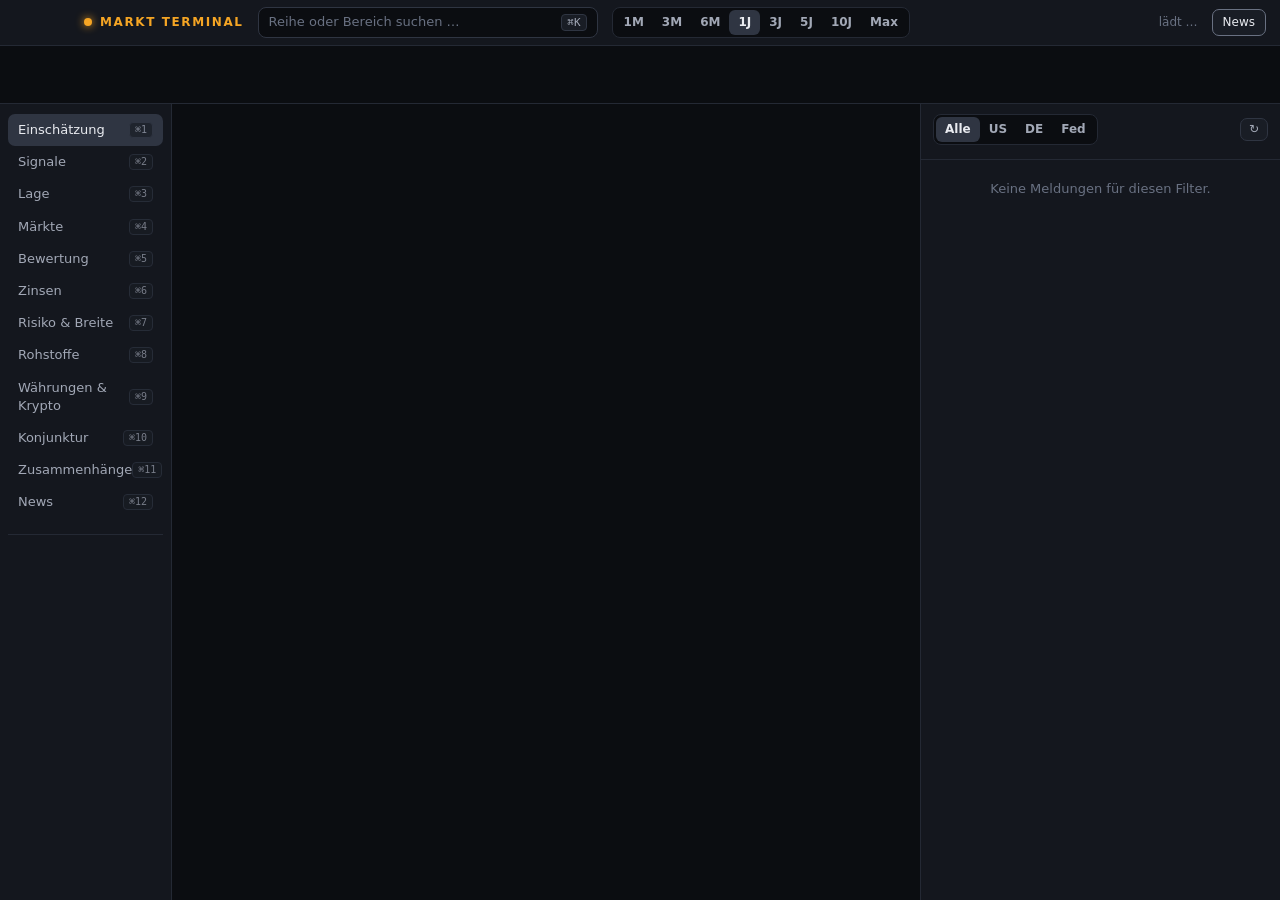
<file: mac/web/index.html>
<!doctype html>
<html lang="de">
<head>
<meta charset="utf-8">
<meta name="viewport" content="width=device-width, initial-scale=1">
<title>Markt Terminal</title>
<link rel="stylesheet" href="style.css">
</head>
<body>
<header id="top">
  <div class="brand"><span class="dot"></span>MARKT TERMINAL</div>
  <button id="cmdBtn" class="cmd" title="Suchen (⌘K)">
    <span>Reihe oder Bereich suchen …</span><kbd>⌘K</kbd>
  </button>
  <div class="ranges" id="ranges"></div>
  <div class="status" id="status">lädt …</div>
  <button class="iconbtn" id="newsToggle" title="Newsspalte ein/aus (⌘N)">News</button>
</header>

<div id="strip"></div>

<div id="body">
  <nav id="nav"></nav>
  <main id="main"></main>
  <aside id="news">
    <div class="newshead">
      <div class="seg" id="newsSeg"></div>
      <button class="iconbtn small" id="newsReload" title="Neu laden">↻</button>
    </div>
    <div class="tags" id="newsTags"></div>
    <div id="newsList"></div>
  </aside>
</div>

<div id="palette" hidden>
  <div class="pbox">
    <input id="pin" placeholder="z. B. Gold, 10J, Kupfer, Zusammenhänge …" autocomplete="off" spellcheck="false">
    <div id="plist"></div>
    <div class="phint">↑↓ wählen · ⏎ öffnen · Reihen öffnen sich im Vergleich · Esc schließen</div>
  </div>
</div>

<div id="tip" hidden></div>

<script src="lwc.js"></script>
<script src="app.js"></script>
</body>
</html>
</file>
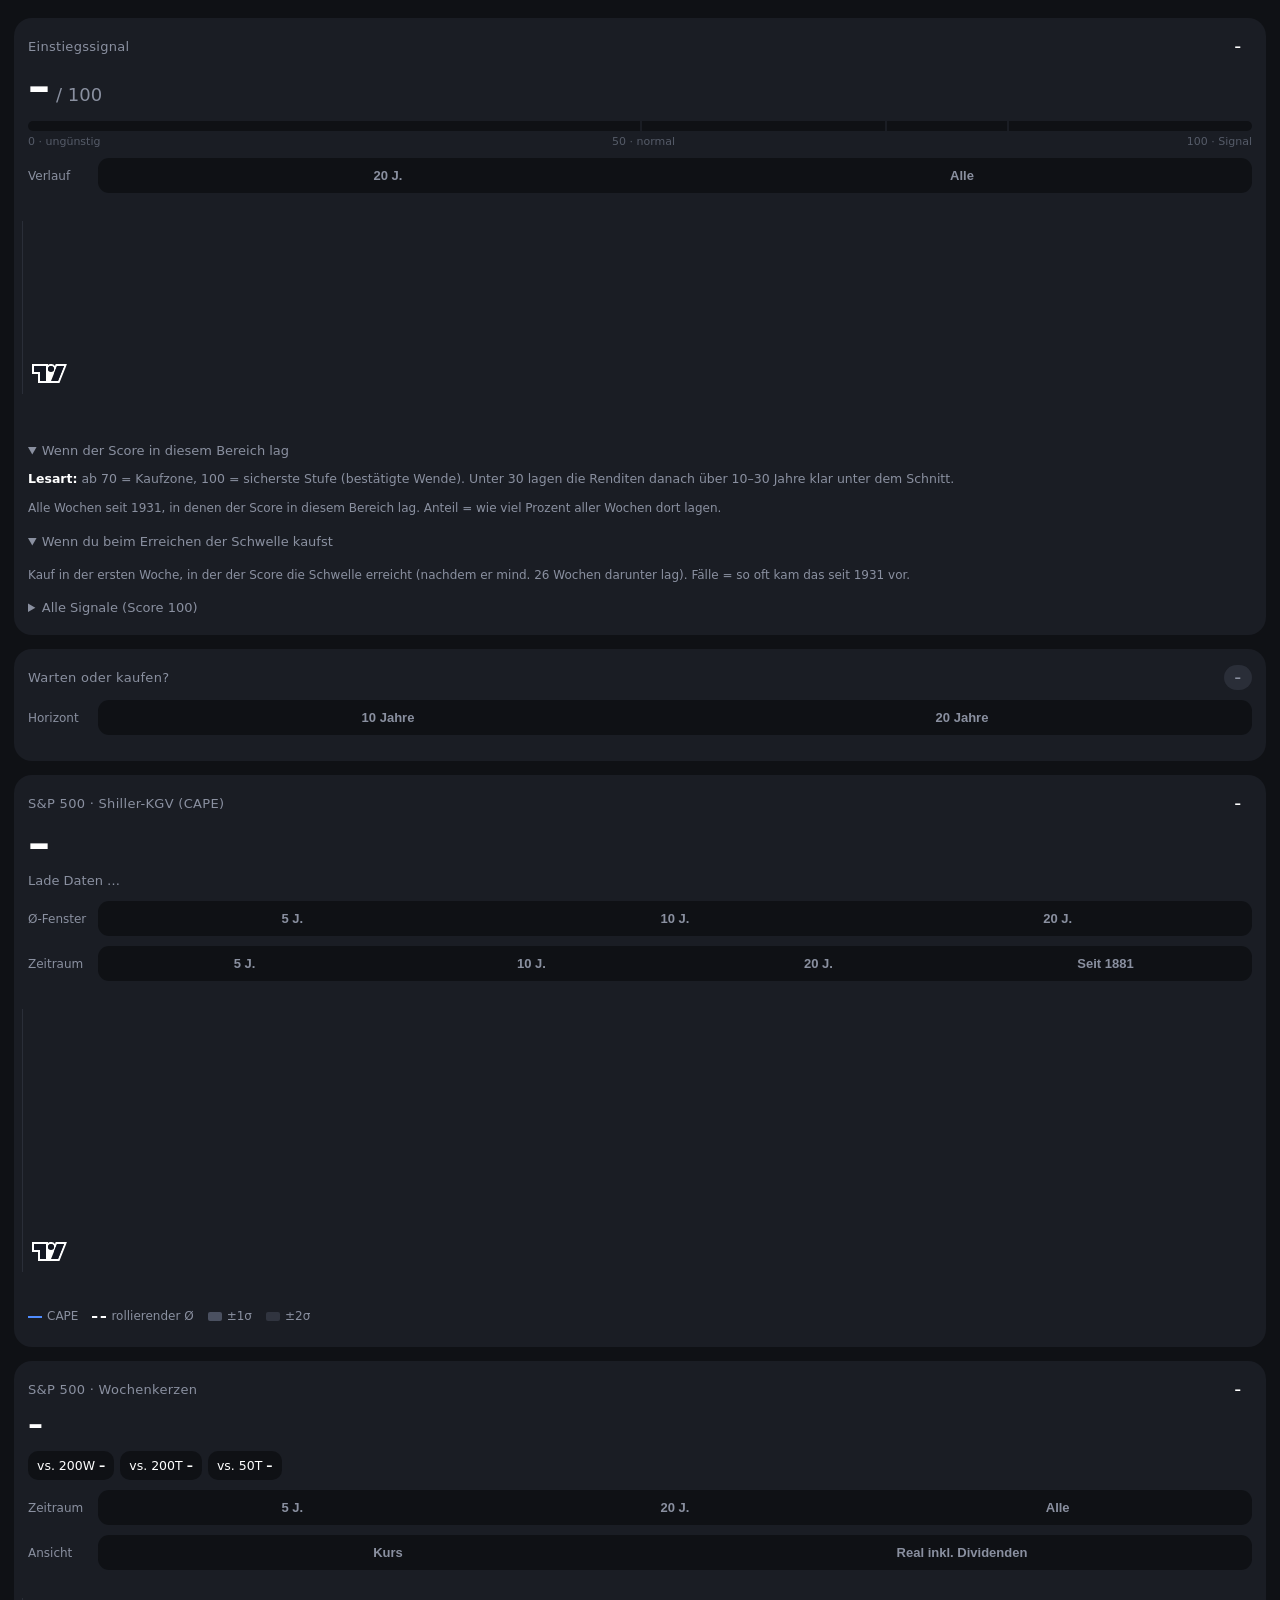
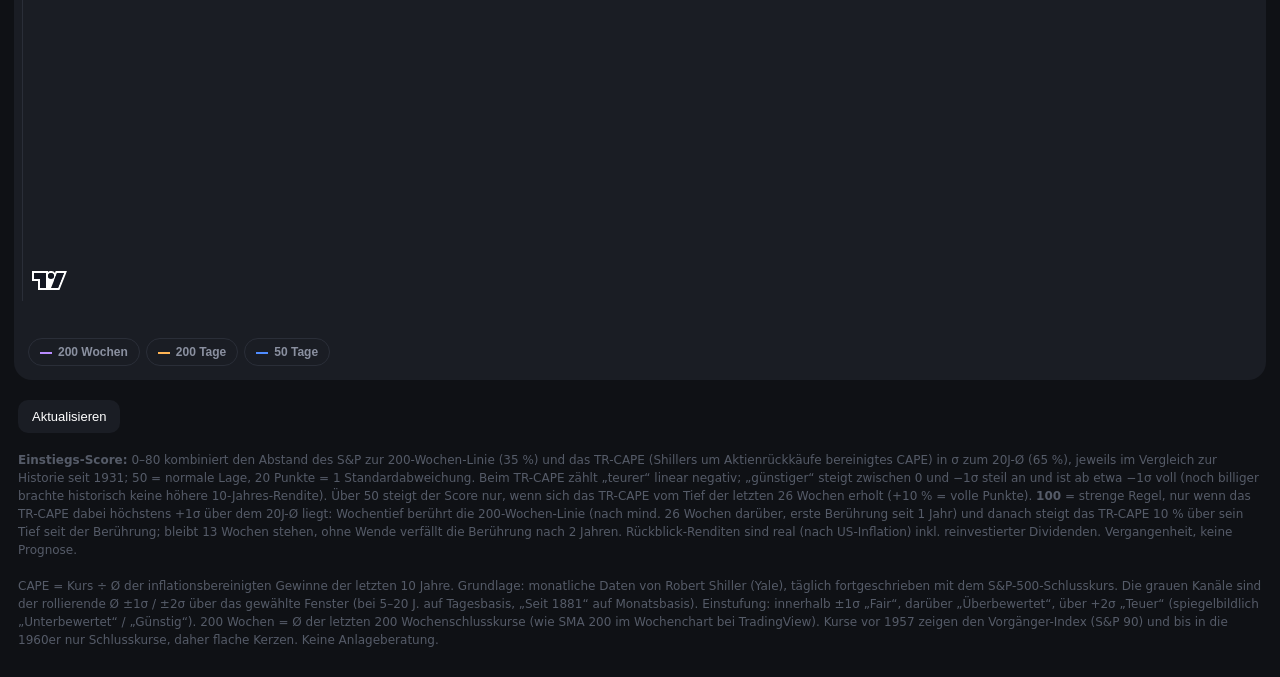
<file: app/src/main/assets/index.html>
<!doctype html>
<html lang="de">
<head>
<meta charset="utf-8">
<meta name="viewport" content="width=device-width, initial-scale=1, maximum-scale=1">
<title>Markt</title>
<style>
  :root { --bg:#0F1115; --card:#1A1D24; --line:#2A2E38; --txt:#fff; --grey:#8A90A0; --dim:#555B68;
          --blue:#4F8CFF; --green:#3DDC84; --orange:#FFB454; --red:#FF6B6B; --purple:#B98CFF; }
  * { box-sizing:border-box; -webkit-tap-highlight-color:transparent; }
  html,body { margin:0; background:var(--bg); color:var(--txt); font-family:system-ui,-apple-system,Roboto,sans-serif; }
  body { padding:18px 14px 28px; }
  .card { background:var(--card); border-radius:18px; padding:16px 14px 14px; margin-bottom:14px; }
  .lbl { color:var(--grey); font-size:13px; letter-spacing:.3px; }
  .row { display:flex; align-items:center; justify-content:space-between; gap:10px; }
  .big { font-size:44px; font-weight:700; line-height:1.05; margin-top:4px; font-variant-numeric:tabular-nums; }
  .mid { font-size:30px; font-weight:700; margin-top:4px; font-variant-numeric:tabular-nums; }
  .chip { display:inline-block; white-space:nowrap; padding:5px 11px; border-radius:999px; font-size:13px; font-weight:600; }
  .sub { color:var(--grey); font-size:13px; margin-top:6px; line-height:1.45; }
  .ctl { display:flex; align-items:center; gap:8px; margin-top:10px; }
  .ctl .t { color:var(--grey); font-size:12px; width:62px; flex:none; }
  .seg { flex:1; display:flex; background:var(--bg); border-radius:11px; padding:3px; }
  .seg button { flex:1; border:0; background:transparent; color:var(--grey); padding:7px 0; border-radius:8px; font-size:13px; font-weight:600; }
  .seg button.on { background:var(--line); color:var(--txt); }
  /* Chart-Box: unten Luft, damit die Jahreszahlen nie abgeschnitten werden */
  .chartbox { margin:4px -6px 0; padding-bottom:6px; }
  .chart { height:290px; }
  #spx { height:330px; }
  .legend { display:flex; flex-wrap:wrap; gap:6px 14px; font-size:12px; color:var(--grey); margin-top:4px; }
  .legend i { display:inline-block; width:14px; height:0; border-top:2px solid; vertical-align:middle; margin-right:5px; }
  .legend s { display:inline-block; width:14px; height:9px; border-radius:2px; vertical-align:middle; margin-right:5px; }
  .toggles { display:flex; gap:6px; flex-wrap:wrap; margin-top:4px; }
  .tg { border:1px solid var(--line); background:transparent; color:var(--grey); border-radius:999px; padding:6px 11px; font-size:12px; font-weight:600; }
  .tg i { display:inline-block; width:12px; height:0; border-top:2px solid; vertical-align:middle; margin-right:6px; }
  .tg.on { color:var(--txt); background:var(--line); }
  .hover { color:var(--grey); font-size:12px; min-height:16px; margin-top:8px; font-variant-numeric:tabular-nums; }
  .pills { display:flex; gap:6px; margin-top:10px; flex-wrap:wrap; }
  .pill { background:var(--bg); border-radius:10px; padding:7px 9px; font-size:12.5px; }
  .pill b { font-variant-numeric:tabular-nums; }
  #tbl { width:100%; border-collapse:collapse; font-size:13px; margin-top:10px; font-variant-numeric:tabular-nums; }
  #tbl td, #tbl th { padding:6px 2px; text-align:right; border-top:1px solid var(--line); }
  #tbl th { color:var(--grey); font-weight:500; border-top:0; }
  #tbl td:first-child, #tbl th:first-child { text-align:left; }
  .foot { color:var(--dim); font-size:12px; line-height:1.5; padding:0 4px; }
  .foot button { background:var(--card); color:var(--txt); border:0; border-radius:10px; padding:9px 14px; font-size:13px; margin:6px 0 10px; }
  #msg { color:var(--orange); font-size:13px; margin-bottom:10px; display:none; }
  .up { color:var(--green); } .down { color:var(--red); }
  .bar { position:relative; height:10px; background:var(--bg); border-radius:6px; margin:12px 0 4px; overflow:hidden; }
  .bar > div { position:absolute; left:0; top:0; bottom:0; border-radius:6px; }
  .bar i { position:absolute; top:0; bottom:0; width:2px; background:var(--card); }
  .scale { display:flex; justify-content:space-between; font-size:11px; color:var(--dim); }
  .warn { margin-top:8px; font-size:12.5px; color:var(--orange); }
  details { margin-top:10px; }
  summary { color:var(--grey); font-size:13px; padding:6px 0; }
  .mini { width:100%; border-collapse:collapse; font-size:12px; white-space:nowrap; margin-top:6px; font-variant-numeric:tabular-nums; }
  .mini td, .mini th { padding:5px 2px; text-align:right; border-top:1px solid var(--line); }
  .mini th { color:var(--grey); font-weight:500; border-top:0; }
  .mini td:first-child, .mini th:first-child { text-align:left; }
  .mini tr.hl td { color:#fff; font-weight:600; }
  #sig { height:200px; }
</style>
</head>
<body>

<div id="msg"></div>

<div class="card">
  <div class="row"><div class="lbl">Einstiegssignal</div><span id="sigChip" class="chip">–</span></div>
  <div class="row" style="justify-content:flex-start;align-items:baseline;gap:6px">
    <div class="big" id="sigNow">–</div><div style="color:#8A90A0;font-size:18px">/ 100</div>
  </div>
  <div class="bar"><div id="sigBar"></div><i style="left:50%"></i><i style="left:70%"></i><i style="left:80%"></i></div>
  <div class="scale"><span>0 · ungünstig</span><span>50 · normal</span><span>100 · Signal</span></div>
  <div class="sub" id="sigSub"></div>
  <div class="warn" id="sigWarn"></div>
  <div class="ctl"><span class="t">Verlauf</span>
    <div class="seg" id="segSig"><button data-v="20">20 J.</button><button data-v="all">Alle</button></div>
  </div>
  <div class="hover" id="sigHover"></div>
  <div class="chartbox"><div id="sig" class="chart"></div></div>
  <details open>
    <summary>Wenn der Score in diesem Bereich lag</summary>
    <div class="sub" style="font-size:12.5px;margin-bottom:4px"><b style="color:#fff">Lesart:</b> ab 70 = Kaufzone, 100 = sicherste Stufe (bestätigte Wende). Unter 30 lagen die Renditen danach über 10–30 Jahre klar unter dem Schnitt.</div>
    <table class="mini" id="bandTbl"></table>
    <div class="sub" style="font-size:12px">Alle Wochen seit 1931, in denen der Score in diesem Bereich lag. Anteil = wie viel Prozent aller Wochen dort lagen.</div>
  </details>
  <details open>
    <summary>Wenn du beim Erreichen der Schwelle kaufst</summary>
    <table class="mini" id="thrTbl"></table>
    <div class="sub" style="font-size:12px">Kauf in der ersten Woche, in der der Score die Schwelle erreicht (nachdem er mind. 26 Wochen darunter lag). Fälle = so oft kam das seit 1931 vor.</div>
    <div class="sub" style="font-size:12px" id="horizonNote"></div>
  </details>
  <details>
    <summary id="sigListSum">Alle Signale (Score 100)</summary>
    <table class="mini" id="sigTbl"></table>
  </details>
</div>

<div class="card">
  <div class="row"><div class="lbl">Warten oder kaufen?</div><span id="waitChip" class="chip" style="background:#2A2E38;color:#8A90A0">–</span></div>
  <div class="sub" id="waitIntro"></div>
  <div class="ctl"><span class="t">Horizont</span>
    <div class="seg" id="segWait"><button data-v="10">10 Jahre</button><button data-v="20">20 Jahre</button></div>
  </div>
  <table class="mini" id="waitTbl"></table>
  <div class="sub" id="waitNote" style="font-size:12px"></div>
</div>

<div class="card">
  <div class="row"><div class="lbl">S&amp;P 500 · Shiller-KGV (CAPE)</div><span id="rating" class="chip">–</span></div>
  <div class="big" id="capeNow">–</div>
  <div class="sub" id="capeSub">Lade Daten …</div>
  <div class="ctl"><span class="t">Ø-Fenster</span>
    <div class="seg" id="segWin"><button data-v="5">5 J.</button><button data-v="10">10 J.</button><button data-v="20">20 J.</button></div>
  </div>
  <div class="ctl"><span class="t">Zeitraum</span>
    <div class="seg" id="segRange"><button data-v="5">5 J.</button><button data-v="10">10 J.</button><button data-v="20">20 J.</button><button data-v="all">Seit 1881</button></div>
  </div>
  <div class="hover" id="capeHover"></div>
  <div class="chartbox"><div id="cape" class="chart"></div></div>
  <div class="legend">
    <span><i style="border-color:#4F8CFF"></i>CAPE</span>
    <span><i style="border-color:#fff;border-top-style:dashed"></i>rollierender Ø</span>
    <span><s style="background:#4A5060"></s>±1σ</span>
    <span><s style="background:#30343F"></s>±2σ</span>
  </div>
  <table id="tbl"></table>
</div>

<div class="card">
  <div class="row"><div class="lbl">S&amp;P 500 · Wochenkerzen</div><span id="trend" class="chip">–</span></div>
  <div class="row" style="align-items:baseline;justify-content:flex-start;gap:10px">
    <div class="mid" id="spxNow">–</div><div id="spxChg" style="font-size:14px"></div>
  </div>
  <div class="pills">
    <div class="pill">vs. 200W <b id="vs200w">–</b></div>
    <div class="pill">vs. 200T <b id="vs200">–</b></div>
    <div class="pill">vs. 50T <b id="vs50">–</b></div>
  </div>
  <div class="ctl"><span class="t">Zeitraum</span>
    <div class="seg" id="segSpx"><button data-v="5">5 J.</button><button data-v="20">20 J.</button><button data-v="all" id="spxAllBtn">Alle</button></div>
  </div>
  <div class="ctl"><span class="t">Ansicht</span>
    <div class="seg" id="segView"><button data-v="nom">Kurs</button><button data-v="real">Real inkl. Dividenden</button></div>
  </div>
  <div class="hover" id="spxHover"></div>
  <div class="chartbox"><div id="spx" class="chart"></div></div>
  <div class="sub" id="realNote" style="display:none;font-size:12px">S&amp;P 500 inkl. reinvestierter Dividenden, bereinigt um die US-Inflation, in heutiger Kaufkraft (letzter Wert = heutiger Kurs). Die Inflation wird monatlich und mit Verzögerung veröffentlicht; die letzten Wochen sind daher vorläufig.</div>
  <div class="toggles" id="lines">
    <button class="tg" data-k="w200"><i style="border-color:#B98CFF"></i>200 Wochen</button>
    <button class="tg" data-k="s200"><i style="border-color:#FFB454"></i>200 Tage</button>
    <button class="tg" data-k="s50"><i style="border-color:#4F8CFF"></i>50 Tage</button>
  </div>
</div>

<div class="foot">
  <button onclick="refresh()">Aktualisieren</button>
  <div id="stand"></div>
  <div style="margin-top:8px">
    <b>Einstiegs-Score:</b> 0–80 kombiniert den Abstand des S&amp;P zur 200-Wochen-Linie (35 %) und das TR-CAPE (Shillers um Aktienrückkäufe bereinigtes CAPE) in σ zum
    20J-Ø (65 %), jeweils im Vergleich zur Historie seit 1931; 50 = normale Lage, 20 Punkte = 1 Standardabweichung.
    Beim TR-CAPE zählt „teurer“ linear negativ; „günstiger“ steigt zwischen 0 und −1σ steil an und ist ab etwa −1σ voll
    (noch billiger brachte historisch keine höhere 10-Jahres-Rendite).
    Über 50 steigt der Score nur, wenn sich das TR-CAPE vom Tief der letzten 26 Wochen erholt (+10 % = volle Punkte).
    <b>100</b> = strenge Regel, nur wenn das TR-CAPE dabei höchstens +1σ über dem 20J-Ø liegt: Wochentief berührt die 200-Wochen-Linie (nach mind. 26 Wochen darüber, erste Berührung seit
    1 Jahr) und danach steigt das TR-CAPE 10 % über sein Tief seit der Berührung; bleibt 13 Wochen stehen, ohne Wende verfällt
    die Berührung nach 2 Jahren. Rückblick-Renditen sind real (nach US-Inflation) inkl. reinvestierter Dividenden. Vergangenheit, keine Prognose.<br><br>
    CAPE = Kurs ÷ Ø der inflationsbereinigten Gewinne der letzten 10 Jahre. Grundlage: monatliche Daten von Robert Shiller
    (Yale), täglich fortgeschrieben mit dem S&amp;P-500-Schlusskurs. Die grauen Kanäle sind der rollierende Ø ±1σ / ±2σ
    über das gewählte Fenster (bei 5–20 J. auf Tagesbasis, „Seit 1881“ auf Monatsbasis). Einstufung: innerhalb ±1σ „Fair“,
    darüber „Überbewertet“, über +2σ „Teuer“ (spiegelbildlich „Unterbewertet“ / „Günstig“).
    200 Wochen = Ø der letzten 200 Wochenschlusskurse (wie SMA 200 im Wochenchart bei TradingView). Kurse vor 1957 zeigen den Vorgänger-Index (S&amp;P 90) und bis in die 1960er nur Schlusskurse, daher flache Kerzen. Keine Anlageberatung.
  </div>
</div>

<script src="lwc.js"></script>
<script>
const C = { bg:'#0F1115', card:'#1A1D24', line:'#2A2E38', grey:'#8A90A0', blue:'#4F8CFF', green:'#3DDC84',
            orange:'#FFB454', red:'#FF6B6B', purple:'#B98CFF', band1:'#4A5060', band2:'#30343F' };
const RC = { 'Günstig':C.green, 'Unterbewertet':'#8BE3B0', 'Fair':C.blue, 'Überbewertet':C.orange, 'Teuer':C.red };
const $ = id => document.getElementById(id);
const nf = (x, d=2) => x == null ? '–' : x.toLocaleString('de-DE', { minimumFractionDigits:d, maximumFractionDigits:d });
const sg = (x, d=2) => x == null ? '–' : (x > 0 ? '+' : '') + nf(x, d);
const dDE = s => { const [y,m,d] = s.split('-'); return `${d}.${m}.${y}`; };
const mDE = s => { const [y,m] = s.split('-'); return `${m}/${y}`; };

const store = {
  get(k, d) { try { const v = localStorage.getItem(k); return v == null ? d : JSON.parse(v); } catch (e) { return d; } },
  set(k, v) { try { localStorage.setItem(k, JSON.stringify(v)); } catch (e) {} },
};
let D = null;
let win = store.get('win', 20), range = store.get('range', 20), spxRange = store.get('spxRange', 5);
let lines = store.get('lines', { w200: true, s200: true, s50: true });
let sigRange = store.get('sigRange', 'all');
let spxView = store.get('spxView', 'nom');
let waitH = store.get('waitH', 10);

const base = (el, extra = {}) => LightweightCharts.createChart(el, Object.assign({
  autoSize: true,
  layout: { background: { color: C.card }, textColor: C.grey, fontSize: 12, fontFamily: 'Roboto, system-ui, sans-serif' },
  grid: { vertLines: { color: 'rgba(42,46,56,.5)' }, horzLines: { color: 'rgba(42,46,56,.5)' } },
  rightPriceScale: { borderColor: C.line },
  timeScale: { borderColor: C.line, minBarSpacing: 0.02 },
  crosshair: { mode: 0 },
  localization: { locale: 'de-DE', dateFormat: 'dd.MM.yyyy', priceFormatter: p => nf(p, p >= 100 ? 0 : 1) },
  handleScale: { axisPressedMouseMove: false },
}, extra));

// ---------- CAPE-Chart mit grauen Kanälen
// Kanäle als übereinandergelegte Flächen: +2σ hell, +1σ dunkler, −1σ wieder hell, −2σ in Hintergrundfarbe (deckt ab)
const capeChart = base($('cape'), { grid: { vertLines: { visible: false }, horzLines: { visible: false } } });
const area = color => capeChart.addAreaSeries({ lineColor: 'rgba(0,0,0,0)', lineWidth: 1, topColor: color, bottomColor: color,
  priceLineVisible: false, lastValueVisible: false, crosshairMarkerVisible: false });
const bUp2 = area(C.band2), bUp1 = area(C.band1), bLo1 = area(C.band2), bLo2 = area(C.card);
const meanLine = capeChart.addLineSeries({ color: '#FFFFFF', lineWidth: 1, lineStyle: 2, priceLineVisible: false,
  lastValueVisible: true, crosshairMarkerVisible: false, title: 'Ø' });
const capeLine = capeChart.addLineSeries({ color: C.blue, lineWidth: 2, priceLineVisible: false, lastValueVisible: true });

// ---------- S&P-Chart
const spxChart = base($('spx'));
const candles = spxChart.addCandlestickSeries({
  upColor: C.green, downColor: C.red, borderUpColor: C.green, borderDownColor: C.red,
  wickUpColor: C.green, wickDownColor: C.red, priceLineVisible: false });
const ma = {
  w200: spxChart.addLineSeries({ color: C.purple, lineWidth: 2 }),
  s200: spxChart.addLineSeries({ color: C.orange, lineWidth: 2 }),
  s50: spxChart.addLineSeries({ color: C.blue, lineWidth: 1 }),
};
Object.values(ma).forEach(s => s.applyOptions({ priceLineVisible: false, lastValueVisible: false, crosshairMarkerVisible: false }));

const trLine = spxChart.addLineSeries({ color: '#E6E8EE', lineWidth: 2, priceLineVisible: false, lastValueVisible: true, visible: false });

// ---------- Signal-Chart (Score 0–100)
const sigChart = base($('sig'), { localization: { locale: 'de-DE', dateFormat: 'dd.MM.yyyy', priceFormatter: v => Math.round(v) },
  rightPriceScale: { borderColor: C.line, scaleMargins: { top: 0.06, bottom: 0.04 } } });
const sigArea = sigChart.addAreaSeries({ lineColor: C.green, lineWidth: 2, topColor: 'rgba(61,220,132,.35)', bottomColor: 'rgba(61,220,132,.02)',
  priceLineVisible: false, lastValueVisible: true, priceFormat: { type: 'custom', formatter: v => Math.round(v) },
  autoscaleInfoProvider: () => ({ priceRange: { minValue: 0, maxValue: 100 } }) });
[[50, C.grey, 'normal'], [80, C.orange, ''], [100, C.green, 'Signal']].forEach(([price, color, title]) =>
  sigArea.createPriceLine({ price, color, lineWidth: 1, lineStyle: 2, axisLabelVisible: false, title }));
sigChart.subscribeCrosshairMove(p => {
  const v = p && p.time && p.seriesData.get(sigArea);
  $('sigHover').textContent = v ? `Woche ab ${dDE(p.time)}: Score ${Math.round(v.value)}` : '';
});
const scoreColor = v => v >= 100 ? C.green : v >= 70 ? '#8BE3B0' : v >= 60 ? C.orange : v >= 30 ? C.grey : C.red;

let capeSrc = null; // aktuell dargestellte Reihe (täglich oder monatlich)
capeChart.subscribeCrosshairMove(p => {
  if (!p || !p.time || !capeSrc) { $('capeHover').textContent = ''; return; }
  const v = p.seriesData.get(capeLine), m = p.seriesData.get(meanLine), u = p.seriesData.get(bUp1), l = p.seriesData.get(bLo1);
  const t = range === 'all' ? mDE(p.time) : dDE(p.time);
  $('capeHover').textContent = v ? `${t}: CAPE ${nf(v.value)}` + (m && m.value != null ? ` · Ø ${nf(m.value)} · ±1σ ${nf(l.value)}–${nf(u.value)}` : '') : '';
});
spxChart.subscribeCrosshairMove(p => {
  if (spxView === 'real') { const r = p && p.time && p.seriesData.get(trLine);
    $('spxHover').textContent = r ? `Woche ab ${dDE(p.time)}: ${nf(r.value, 0)} (real inkl. Dividenden, heutige Kaufkraft)` : ''; return; }
  const v = p && p.time && p.seriesData.get(candles);
  if (!v) { $('spxHover').textContent = ''; return; }
  const extra = ['w200', 's200', 's50'].filter(k => lines[k]).map(k => { const x = p.seriesData.get(ma[k]);
    return x ? `${{ w200: '200W', s200: '200T', s50: '50T' }[k]} ${nf(x.value, 0)}` : ''; }).filter(Boolean).join(' · ');
  $('spxHover').textContent = `Woche ab ${dDE(p.time)}: S ${nf(v.close, 0)} (H ${nf(v.high, 0)} T ${nf(v.low, 0)})` + (extra ? ' · ' + extra : '');
});

function segOn(id, v) { document.querySelectorAll(`#${id} button`).forEach(b => b.classList.toggle('on', b.dataset.v === String(v))); }

function drawCape(keep) {
  if (!D) return;
  const c = D.cape, w = c.windows[String(win)];
  segOn('segWin', win); segOn('segRange', range);
  $('rating').textContent = w.rating;
  $('rating').style.background = RC[w.rating] + '26';
  $('rating').style.color = RC[w.rating];
  $('capeSub').innerHTML = `${win}J-Ø <b style="color:#fff">${nf(w.mean)}</b> · σ ${nf(w.sd)} · aktuell <b style="color:${RC[w.rating]}">${sg(w.z)}σ</b>`
    + `<br>Höher als an ${nf(w.percentile,0)} % der Handelstage der letzten ${win} Jahre`
    + `<br>Langfristiger Ø seit ${c.longrunSince}: ${nf(c.longrunMean)}`
    + (c.tr ? `<br>TR-CAPE (rückkaufbereinigt, Basis des Scores): <b style="color:#fff">${nf(c.tr.current)}</b> · 20J-Ø ${nf(c.tr.m20)} · ${sg(c.tr.z)}σ · langfr. Ø ${nf(c.tr.longrun)}` : '');

  const src = range === 'all' ? c.monthly : c.daily;
  capeSrc = src;
  const m = src['m' + win], s = src['s' + win];
  const band = k => src.t.map((t, i) => m[i] == null ? { time: t } : { time: t, value: m[i] + k * s[i] });
  bUp2.setData(band(2)); bUp1.setData(band(1)); bLo1.setData(band(-1)); bLo2.setData(band(-2));
  meanLine.setData(band(0));
  capeLine.setData(src.t.map((t, i) => ({ time: t, value: src.v[i] })));
  if (keep) return; // Live-Update: Ansicht (Zoom) nicht zurücksetzen
  const ts = capeChart.timeScale();
  if (range === 'all') { ts.fitContent(); }
  else {
    const last = src.t[src.t.length - 1];
    const from = new Date(last); from.setFullYear(from.getFullYear() - range);
    ts.setVisibleRange({ from: from.toISOString().slice(0, 10), to: last });
  }
}

function drawSpx(keep) {
  if (!D) return;
  segOn('segSpx', spxRange);
  const all = D.spx.weeks;
  const last = all[all.length - 1].t;
  let wk = all;
  if (spxRange !== 'all') {
    const from = new Date(last); from.setFullYear(from.getFullYear() - spxRange);
    const f = from.toISOString().slice(0, 10);
    wk = all.filter(w => w.t > f);
  }
  const real = spxView === 'real';
  segOn('segView', spxView);
  candles.setData(wk.map(w => ({ time: w.t, open: w.o, high: w.h, low: w.l, close: w.c })));
  trLine.setData(wk.map(w => w.tr == null ? { time: w.t } : { time: w.t, value: w.tr }));
  trLine.applyOptions({ visible: real });
  candles.applyOptions({ visible: !real });
  $('lines').style.display = real ? 'none' : '';
  $('realNote').style.display = real ? '' : 'none';
  for (const k of Object.keys(ma)) {
    ma[k].setData(wk.map(w => w[k] == null ? { time: w.t } : { time: w.t, value: w[k] }));
    ma[k].applyOptions({ visible: !real && !!lines[k] });
  }
  document.querySelectorAll('#segView button').forEach(b => b.onclick = () => { spxView = b.dataset.v; store.set('spxView', spxView); drawSpx(); });
document.querySelectorAll('#segWait button').forEach(b => b.onclick = () => { waitH = num(b.dataset.v); store.set('waitH', waitH); drawWait(); });
document.querySelectorAll('#segSig button').forEach(b => b.onclick = () => { sigRange = num(b.dataset.v); store.set('sigRange', sigRange); drawSignal(); });
document.querySelectorAll('#lines .tg').forEach(b => b.classList.toggle('on', !!lines[b.dataset.k]));
  // Einstiegssignale (Score 100) als Pfeile
  const f0 = wk.length ? wk[0].t : '';
  const sigs = (D.signal ? D.signal.signals : []).filter(x => x.t >= f0);
  candles.setMarkers(sigs.map(x => ({ time: x.t, position: 'belowBar', color: x.ok === false ? '#6B7180' : C.green, shape: 'arrowUp', text: spxRange === 5 ? (x.ok === false ? 'teuer' : 'Signal') : '' })));
  if (keep) return;
  // lange Zeiträume logarithmisch (wie TradingView), 5 Jahre linear
  spxChart.priceScale('right').applyOptions({ mode: spxRange === 5 && !real ? 0 : 1 });
  spxChart.timeScale().fitContent();
}

function drawSignal(keep) {
  const g = D && D.signal;
  if (!g) return;
  segOn('segSig', sigRange);
  const v = g.current, st = g.state, W = D.spx.weeks, cur = (g.parts && g.parts.tr) || D.cape.current;
  $('sigNow').textContent = v == null ? '–' : v;
  $('sigNow').style.color = scoreColor(v);
  $('sigBar').style.width = (v || 0) + '%';
  $('sigBar').style.background = scoreColor(v);
  const phase = v >= 100 ? 'Signal' : v >= 70 ? 'Attraktiv' : v >= 60 ? 'Interessant' : v >= 30 ? 'Neutral' : 'Ungünstig';
  $('sigChip').textContent = phase;
  $('sigChip').style.background = scoreColor(v) + '26'; $('sigChip').style.color = scoreColor(v);
  const s = D.spx, pt = g.parts || {};
  let txt = `S&amp;P <b style="color:#fff">${sg(pt.dist, 1)} %</b> zur 200-Wochen-Linie (${nf(s.sma200w, 0)}) · TR-CAPE <b style="color:#fff">${sg(pt.z, 1)}σ</b> zum 20J-Ø.<br>`;
  if (st.active && st.signal && st.signalOk !== false) {
    const wks = Math.round((Date.parse(W[W.length - 1].t) - Date.parse(st.signal)) / 6048e5);
    txt += `Strenge Regel erfüllt: Signal seit ${dDE(st.signal)} (200W berührt am ${dDE(st.touch)}). Einstiegsfenster noch etwa ${Math.max(0, g.rule.window - wks)} Wochen.`;
  } else if (st.active) {
    const mn = Math.min(st.capeMin, cur), goal = mn * (1 + g.rule.rise);
    txt += `200W berührt am ${dDE(st.touch)}. TR-CAPE-Tief seit Berührung <b style="color:#fff">${nf(mn)}</b>, jetzt ${nf(cur)} `
      + `(${sg((cur / mn - 1) * 100, 1)} %). 100 bei TR-CAPE <b style="color:#fff">${nf(goal)}</b> (+${g.rule.rise * 100} %).`;
  } else {
    txt += v >= 50 ? 'Über 50 nur, weil sich das TR-CAPE vom Tief der letzten 6 Monate erholt.' : 'Unter 50: teurer als üblich und/oder weit über der 200-Wochen-Linie.';
  }
  $('sigSub').innerHTML = txt;
  const z = pt.z != null ? pt.z : D.cape.windows['20'].z;
  $('sigWarn').textContent = st.active && st.signal && st.signalOk === false ? `Strenge Regel erfüllt, aber TR-CAPE ${sg(z)}σ über dem 20J-Ø – daher kein 100er-Signal.` : v >= 100 && z > 1 ? `⚠ TR-CAPE ${sg(z)}σ über dem 20J-Ø – Signale bei teurem CAPE waren historisch schwächer (z. B. 2001).` : '';

  // Verlauf
  const all = W.map((w, i) => g.score[i] == null ? { time: w.t } : { time: w.t, value: g.score[i] });
  sigArea.setData(all);
  // Tabellen
  const pc = x => x == null ? '–' : sg(x, 1);
  const H = g.horizon || {};
  const head = first => `<tr><th>${first}</th><th>${first === 'Score' ? 'Anteil %' : 'Fälle'}</th><th>1 J.</th><th>10 J.</th><th>20 J.</th><th>30 J.</th><th>min 10 J.</th></tr>`;
  const isMed = g.thresholds && g.thresholds[0] && g.thresholds[0].stat === 'median';
  const cells = t => `<td>${pc(t.r1)}</td><td>${pc(t.r10)}</td><td>${pc(t.r20)}</td><td>${pc(t.r30)}</td><td class="${t.w10 == null ? '' : t.w10 >= 0 ? 'up' : 'down'}">${pc(t.w10)}</td>`;
  $('thrTbl').innerHTML = head('Einstieg')
    + g.thresholds.map(t => `<tr class="${t.score === 100 ? 'hl' : ''}"><td>${typeof t.score === 'number' ? 'ab ' + t.score : 'jederzeit'}</td><td>${typeof t.score === 'number' ? t.n : '–'}</td>${cells(t)}</tr>`).join('');
  if (g.bands) $('bandTbl').innerHTML = head('Score')
    + g.bands.map(b => `<tr class="${b.lo === 100 ? 'hl' : ''}"${v != null && ((v >= b.lo && v < b.hi) || (b.lo === 100 && v >= 100)) ? ' style="background:#2A2E38"' : ''}><td>${b.lo === 100 ? '100' : b.lo + '–' + (b.hi - 1)}</td><td>${nf(b.share, 1)}</td>${cells(b)}</tr>`).join('');
  const yr = k => H[k] ? H[k].slice(0, 4) : '';
  $('horizonNote').textContent = `${isMed ? 'Werte = Median (typischer Fall). ' : ''}1 J. = Rendite im ersten Jahr, 10/20/30 J. = Rendite pro Jahr, min 10 J. = schlechtester Fall über 10 Jahre pro Jahr. Lange Zeiträume gibt es nur für Einstiege, die weit genug zurückliegen: 10 J. bis ${yr('10')}, 20 J. bis ${yr('20')}, 30 J. bis ${yr('30')}. Jüngere Fälle (z. B. 2020, 2022) zählen dort noch nicht mit. Alle Renditen real (nach US-Inflation) inkl. reinvestierter Dividenden.`;
  $('sigListSum').textContent = `Strenge Regel – ${g.signals.filter(x => x.ok !== false).length} × Score 100, ${g.signals.filter(x => x.ok === false).length} × zu teuer, seit ${W.find((w, i) => g.score[i] != null).t.slice(0, 4)}`;
  $('sigTbl').innerHTML = '<tr><th>Signal</th><th>TR-CAPE σ</th><th>1 J.</th><th>10 J.</th><th>20 J.</th><th>30 J.</th></tr>'
    + g.signals.slice().reverse().map(x => `<tr style="${x.ok === false ? 'opacity:.45' : ''}"><td>${dDE(x.t)}</td><td style="color:${x.ok === false ? C.orange : '#fff'}">${x.z == null ? '–' : sg(x.z, 1)}</td>`
      + ['r1', 'r10', 'r20', 'r30'].map(k => `<td class="${x[k] == null ? '' : x[k] >= 0 ? 'up' : 'down'}">${x[k] == null ? '–' : sg(x[k], 1)}</td>`).join('') + '</tr>').join('')
    + '<tr><td colspan="6" style="color:#8A90A0;white-space:normal;border-top:0;padding-top:8px">Blass = Regel erfüllt, aber TR-CAPE über +1σ zum 20J-Ø → zählt nicht als 100 (z. B. 2001).</td></tr>';
  if (keep) return;
  const ts = sigChart.timeScale();
  if (sigRange === 'all') ts.fitContent();
  else { const last = W[W.length - 1].t, from = new Date(last); from.setFullYear(from.getFullYear() - 20);
    ts.setVisibleRange({ from: from.toISOString().slice(0, 10), to: last }); }
}

// ---------- Warten oder kaufen? (historische Starts mit ähnlichem Score, Cash real 0 %)
const CASH_REAL = 0.0;
function simulate(sc, tr, i, H, strat) {
  const end = i + H, cw = Math.pow(1 + CASH_REAL, 1 / 52);
  if (strat === 'now') return tr[end] / tr[i];
  if (strat === 'wait70') {
    for (let k = i; k < end; k++) if (sc[k] != null && sc[k] >= 70) return Math.pow(cw, k - i) * tr[end] / tr[k];
    return Math.pow(cw, H);
  }
  if (strat === 'stagger') {
    let v = 0; const n = 104;
    for (let k = 0; k < n; k++) v += (1 / n) * Math.pow(cw, k) * tr[end] / tr[i + k];
    return v;
  }
  // Score-Regel: alle 4 Wochen; <30 nichts, 30–49: 2 % des Startkapitals, 50–69: 5 %, ab 70: alles
  let cash = 1, units = 0;
  for (let k = i; k < end; k++) {
    if (k > i) cash *= cw;
    if ((k - i) % 4 === 0 && cash > 1e-9) {
      const s = sc[k] != null ? sc[k] : 50;
      const amt = s >= 70 ? cash : Math.min(cash, s >= 50 ? 0.05 : s >= 30 ? 0.02 : 0);
      units += amt / tr[k]; cash -= amt;
    }
  }
  return units * tr[end] + cash;
}
function waitStats(sc, tr, s0, Hy, band = 5) {
  const H = 52 * Hy, N = tr.length, starts = []; let last = -1e9;
  for (let i = 0; i + H < N; i++) if (sc[i] != null && tr[i] != null && Math.abs(sc[i] - s0) <= band && i - last >= 26) { starts.push(i); last = i; }
  const med = a => { const b = [...a].sort((x, y) => x - y), m = b.length >> 1; return b.length % 2 ? b[m] : (b[m - 1] + b[m]) / 2; };
  const res = {};
  for (const st of ['now', 'wait70', 'stagger', 'rule']) res[st] = starts.map(i => (Math.pow(simulate(sc, tr, i, H, st), 1 / Hy) - 1) * 100);
  const out = { n: starts.length, starts };
  for (const st in res) {
    const r = res[st];
    out[st] = r.length ? { med: med(r), min: Math.min(...r), max: Math.max(...r), better: st === 'now' ? null : r.filter((x, k) => x > res.now[k]).length } : null;
  }
  const waits = []; let never = 0;
  for (const i of starts) { let j = -1; for (let k = i; k < i + H; k++) if (sc[k] != null && sc[k] >= 70) { j = k; break; } if (j < 0) never++; else waits.push((j - i) / 52); }
  out.waitMed = waits.length ? med(waits) : null; out.waitMax = waits.length ? Math.max(...waits) : null; out.never = never;
  return out;
}
function drawWait() {
  const g = D && D.signal; if (!g) return;
  segOn('segWait', waitH);
  const W = D.spx.weeks, tr = W.map(w => w.tr), sc = g.score.slice(0, W.length), s0 = g.current;
  if (s0 == null || tr.some(x => x == null)) { $('waitIntro').textContent = 'Keine Daten.'; return; }
  const r = waitStats(sc, tr, s0, waitH);
  const lo = Math.max(0, s0 - 5), hi = Math.min(100, s0 + 5);
  if (!r.n) { $('waitIntro').textContent = `Für Score ${lo}–${hi} gibt es keine historischen Starts mit ${waitH} Jahren Daten.`; $('waitTbl').innerHTML = ''; $('waitNote').textContent = ''; return; }
  const yrs = [...new Set(r.starts.map(i => W[i].t.slice(0, 4)))];
  $('waitIntro').innerHTML = `Alle historischen Zeitpunkte mit Score <b style="color:#fff">${lo}–${hi}</b> (heute ${s0}), im Abstand von mind. 6 Monaten: `
    + `<b style="color:#fff">${r.n} Starts</b> (${yrs.join(', ')}). Rendite real inkl. Dividenden pro Jahr über ${waitH} Jahre (min/max = schlechtester/bester Fall, „> sofort“ = wie oft besser als sofort kaufen). Cash in der Wartezeit: real 0 %.`;
  const best = ['wait70', 'stagger', 'rule'].reduce((a, k) => r[k].med > r[a].med ? k : a, 'now');
  $('waitChip').textContent = best === 'now' ? 'Median: sofort' : best === 'wait70' ? 'Median: warten' : best === 'stagger' ? 'Median: gestaffelt' : 'Median: Score-Regel';
  const row = (k, lab) => { const x = r[k];
    return `<tr class="${k === best ? 'hl' : ''}"><td style="white-space:normal">${lab}</td><td>${sg(x.med, 1)}</td><td class="${x.min >= 0 ? 'up' : 'down'}">${sg(x.min, 1)}</td><td>${sg(x.max, 1)}</td><td>${x.better == null ? '–' : x.better + '/' + r.n}</td></tr>`; };
  $('waitTbl').innerHTML = '<tr><th>Weg</th><th>Median</th><th>min</th><th>max</th><th>> sofort</th></tr>'
    + row('now', 'Sofort alles') + row('wait70', 'Warten bis Score 70') + row('stagger', 'Gestaffelt, 24 Monate') + row('rule', 'Score-Regel');
  $('waitNote').innerHTML = `Wartezeit bis Score 70: Median ${r.waitMed == null ? '–' : nf(r.waitMed, 1) + ' J.'}, längste ${r.waitMax == null ? '–' : nf(r.waitMax, 1) + ' J.'}`
    + (r.never ? `; in ${r.never} Fällen kam die 70 innerhalb von ${waitH} Jahren gar nicht (Geld blieb in Cash).` : '.')
    + `<br><b>Score-Regel:</b> alle 4 Wochen – Score unter 30: nichts investieren, 30–49: 2 % des Startkapitals, 50–69: 5 %, ab 70: Rest sofort. `
    + `<b>Gestaffelt:</b> jede Woche 1/104 über 2 Jahre.<br>Viele Starts liegen in denselben Marktphasen (z. B. 1995–2000) und sind nicht unabhängig – Richtwert, keine Prognose.`;
}

function pct(id, v) { $(id).textContent = sg(v) + ' %'; $(id).className = v >= 0 ? 'up' : 'down'; }

// ---------- Live: aktuellen Kurs in die Tagesdaten einrechnen
const monday = s => { const d = new Date(s + 'T12:00:00Z'); d.setUTCDate(d.getUTCDate() - ((d.getUTCDay() + 6) % 7)); return d.toISOString().slice(0, 10); };
const avg = a => a.reduce((x, y) => x + y, 0) / a.length;
const rd = (x, n = 2) => Math.round(x * 10 ** n) / 10 ** n;

function withLive(d, q) {
  if (!q || !(q.price > 0) || !(q.date > d.date) || !d.cape.e10 || !d.spx.d199) return null;
  const s = d.spx, c = d.cape, p = q.price;
  const prevClose = s.close;
  // Kurs & gleitende Durchschnitte
  const s200 = avg([...s.d199, p]), s50 = avg([...s.d199.slice(-49), p]);
  const W = s.weeks, lastW = W[W.length - 1];
  const sameWeek = monday(q.date) === monday(lastW.t);
  const prevWC = (sameWeek ? W.slice(-200, -1) : W.slice(-199)).map(w => w.c);
  const w200 = prevWC.length === 199 ? avg([...prevWC, p]) : null;
  const trNew = lastW.tr != null ? (sameWeek ? lastW.tr * p / lastW.c : lastW.tr * p / lastW.c) : null;
  if (sameWeek) Object.assign(lastW, { tr: trNew, h: Math.max(lastW.h, q.high, p), l: Math.min(lastW.l, q.low, p), c: p, s200, s50, w200 });
  else W.push({ tr: trNew, t: q.date, o: q.open || p, h: Math.max(q.high, p), l: Math.min(q.low, p), c: p, s200, s50, w200 });
  Object.assign(s, { close: p, change1d: (p / prevClose - 1) * 100, sma200: s200, sma50: s50, sma200w: w200,
    vs200: (p / s200 - 1) * 100, vs50: (p / s50 - 1) * 100, vs200w: w200 ? (p / w200 - 1) * 100 : s.vs200w });
  // CAPE
  const cur = rd(p / c.e10);
  const curTR = g0 => g0 && g0.rule && g0.rule.e10tr ? p / g0.rule.e10tr : cur;
  const ctr = curTR(d.signal);
  if (c.tr) { c.tr.current = rd(ctr); c.tr.z = rd((ctr - c.tr.m20) / c.tr.s20); }
  const dl = c.daily, n = dl.t.length - 1;
  dl.t.push(q.date); dl.v.push(cur);
  for (const y of [5, 10, 20]) { dl['m' + y].push(dl['m' + y][n]); dl['s' + y].push(dl['s' + y][n]); }
  const mo = c.monthly, mk = q.date.slice(0, 7) + '-01', k = mo.t.length - 1;
  if (mo.t[k] === mk) mo.v[k] = cur;
  else { mo.t.push(mk); mo.v.push(cur); for (const y of [5, 10, 20]) { mo['m' + y].push(mo['m' + y][k]); mo['s' + y].push(mo['s' + y][k]); } }
  c.current = cur;
  for (const y of [5, 10, 20]) {
    const w = c.windows[y]; w.z = rd((cur - w.mean) / w.sd);
    w.rating = w.z > 2 ? 'Teuer' : w.z > 1 ? 'Überbewertet' : w.z < -2 ? 'Günstig' : w.z < -1 ? 'Unterbewertet' : 'Fair';
    const from = new Date(q.date); from.setFullYear(from.getFullYear() - y); const f = from.toISOString().slice(0, 10);
    const vals = dl.v.filter((v, i) => dl.t[i] > f && v != null);
    w.percentile = Math.round(100 * vals.filter(v => v < cur).length / vals.length);
  }
  // Einstiegs-Score live
  const g = d.signal;
  if (g && w200) {
    const st = g.state; let sc;
    const zNow = (ctr - g.rule.m20) / g.rule.s20;
    if (st.active && st.signal) sc = st.signalOk === false ? 0 : 100;
    else if (st.active) { st.capeMin = Math.min(st.capeMin, ctr); sc = 50 + 50 * Math.min(1, Math.max(0, ctr / st.capeMin - 1) / g.rule.rise); if (sc >= 100) { sc = 100; st.signal = q.date; st.signalOk = zNow <= (g.rule.zMax100 ?? 99); } }
    else if (st.run >= 26 && st.weeksSinceTouch > 52 && Math.min(q.low, p) <= w200) { sc = 50; Object.assign(st, { active: true, touch: q.date, capeMin: ctr, signal: null }); }
    else sc = 50 * Math.min(1, Math.max(0, 1 - (p / w200 - 1) / g.rule.dist));
    // kombinierter Score (wie in der täglichen Berechnung)
    const R = g.rule;
    if (R.cSd) {
      const dist = (p / w200 - 1) * 100, z = (ctr - R.m20) / R.s20;
      // CAPE-Teil wie in der täglichen Berechnung: über dem Ø linear, darunter S-Kurve (ab ca. -1σ voll)
      const zf = R.capeWidth == null || z >= 0 ? z : -1 / (1 + Math.exp(-((-z) - R.capeMid) / R.capeWidth));
      const comp = -(R.wDist * (dist - R.dMu) / R.dSd + R.wCape * (zf - R.zMu) / R.zSd);
      const raw = 50 + R.spread * comp / R.cSd;
      const prev = (sameWeek ? R.capeLast.slice(0, -1) : R.capeLast.slice(1)).filter(x => x != null);
      const mn = Math.min(...prev, ctr);
      const turn = Math.min(1, Math.max(0, (ctr / mn - 1) / R.rise));
      let v = raw > 50 ? 50 + (raw - 50) * turn : raw;
      v = Math.min(R.cap, Math.max(0, v));
      if (sc >= 100 && st.signalOk !== false) v = 100;
      g.parts = { dist, z, tr: rd(ctr) };
      sc = v;
    }
    sc = Math.round(sc); g.current = sc;
    if (sameWeek) g.score[g.score.length - 1] = sc; else g.score.push(sc);
  }
  d.live = q;
  return d;
}

function render(d, keep) {
  if (!d.cape || !d.cape.daily) throw new Error('altes Datenformat');
  D = d;
  const c = d.cape, s = d.spx, q = d.live;
  $('capeNow').innerHTML = nf(c.current) + (q ? ' <span class="chip" style="font-size:12px;vertical-align:middle;background:#3DDC8426;color:#3DDC84">live</span>' : '');
  $('tbl').innerHTML = '<tr><th>Zeitraum</th><th>Ø</th><th>σ</th><th>Abstand</th><th>Einstufung</th></tr>' +
    ['5', '10', '20'].map(k => { const w = c.windows[k];
      return `<tr><td>${k} Jahre</td><td>${nf(w.mean)}</td><td>${nf(w.sd)}</td><td>${sg(w.z)}σ</td><td style="color:${RC[w.rating]}">${w.rating}</td></tr>`; }).join('');

  $('spxNow').textContent = nf(s.close);
  const when = q ? (q.state === 'REG_MKT' || q.state === '' ? `live · ${q.hm} Uhr NY` : `Schluss ${dDE(q.date)} (vorläufig)`) : `am ${dDE(d.date)}`;
  $('spxChg').innerHTML = `<span class="${s.change1d >= 0 ? 'up' : 'down'}">${sg(s.change1d)} %</span> <span style="color:#8A90A0">${when}</span>`;
  pct('vs200w', s.vs200w); pct('vs200', s.vs200); pct('vs50', s.vs50);
  const bull = s.vs200 >= 0;
  $('trend').textContent = bull ? 'Über 200T-Linie' : 'Unter 200T-Linie';
  $('trend').style.background = (bull ? C.green : C.red) + '26';
  $('trend').style.color = bull ? C.green : C.red;

  const up = new Date(d.updated);
  $('spxAllBtn').textContent = 'Seit ' + s.weeks[0].t.slice(0, 4);
  $('stand').innerHTML = `Schlusskurs vom ${dDE(d.date)} · berechnet ${up.toLocaleString('de-DE', { dateStyle: 'short', timeStyle: 'short' })}`
    + (q ? `<br>Live-Kurs: ${q.src}, ${q.hm} Uhr New York (CAPE mit aktuellem Kurs hochgerechnet)` : '')
    + `<br>Shiller-Daten bis ${mDE(c.shillerMonth)} · Kurse: ${d.priceSource}`;
  drawSignal(keep); drawWait(); drawCape(keep); drawSpx(keep);
}

// ---------- Laden
let raw = null, quote = null, loading = false;
function show(keep) {
  if (!raw) return;
  const d = JSON.parse(raw);
  render(withLive(d, quote) || d, keep);
}
window.onData = txt => { loading = false; $('msg').style.display = 'none'; raw = txt; try { show(!!D); } catch (e) { window.onError(e.message); } };
window.onError = e => { loading = false; $('msg').style.display = 'block';
  $('msg').textContent = D ? `Offline – zeige gespeicherte Daten (${e})` : `Keine Daten: ${e}`; };
window.onLive = txt => { try { quote = JSON.parse(txt); show(!!D); } catch (e) {} };
window.onLiveError = () => {};
const pollLive = () => { if (window.Live) Live.live(); };
window.refresh = () => { if (!loading) { loading = true; Android.load(); } pollLive(); };
// Live-Kurs jede Minute aktualisieren, solange die App offen ist
setInterval(() => { if (!document.hidden) pollLive(); }, 60000);

const num = v => v === 'all' ? v : +v;
document.querySelectorAll('#segWin button').forEach(b => b.onclick = () => { win = num(b.dataset.v); store.set('win', win); drawCape(); });
document.querySelectorAll('#segRange button').forEach(b => b.onclick = () => { range = num(b.dataset.v); store.set('range', range); drawCape(); });
document.querySelectorAll('#segSpx button').forEach(b => b.onclick = () => { spxRange = num(b.dataset.v); store.set('spxRange', spxRange); drawSpx(); });
document.querySelectorAll('#lines .tg').forEach(b => b.onclick = () => { lines[b.dataset.k] = !lines[b.dataset.k]; store.set('lines', lines); drawSpx(); });

const cached = Android.cached();
if (cached) { raw = cached; try { show(false); } catch (e) { raw = null; } }
refresh();
</script>
</body>
</html>
</file>
<file: mac/web/style.css>
:root {
  color-scheme: dark;
  --bg: #0b0d11;
  --panel: #14171e;
  --panel2: #191d25;
  --line: #242934;
  --line2: #2f3542;
  --txt: #e9ebf0;
  --sec: #a2a8b6;
  --mut: #697182;
  --amber: #f5a524;
  --up: #3ddc84;
  --down: #ff6b6b;
  /* Serienfarben (dunkel, validierte Reihenfolge) */
  --s1: #3987e5; --s2: #d95926; --s3: #199e70; --s4: #c98500;
  --s5: #d55181; --s6: #2e9e2e; --s7: #9085e9; --s8: #e66767;
  /* Status */
  --good: #0ca30c; --warn: #fab219; --serious: #ec835a; --crit: #d03b3b;
  --mono: ui-monospace, "SF Mono", Menlo, monospace;
}
* { box-sizing: border-box; }
html, body { margin: 0; height: 100%; background: var(--bg); color: var(--txt);
  font: 13px/1.4 -apple-system, BlinkMacSystemFont, "SF Pro Text", system-ui, sans-serif;
  -webkit-font-smoothing: antialiased; overflow: hidden; user-select: none; -webkit-user-select: none; }
button { font: inherit; color: inherit; cursor: pointer; }
.num { font-variant-numeric: tabular-nums; font-family: var(--mono); font-size: 12px; }
.up { color: var(--up); } .down { color: var(--down); } .flat { color: var(--sec); }
.mut { color: var(--mut); } .sec { color: var(--sec); }

/* ---------- Kopfzeile */
#top { height: 46px; display: flex; align-items: center; gap: 14px; padding: 0 14px 0 84px;
  border-bottom: 1px solid var(--line); background: var(--panel); -webkit-app-region: drag; }
#top > * { -webkit-app-region: no-drag; }
.brand { font-weight: 700; letter-spacing: 1.6px; font-size: 12px; color: var(--amber); display: flex; align-items: center; gap: 8px; white-space: nowrap; -webkit-app-region: drag; }
.brand .dot { width: 8px; height: 8px; border-radius: 50%; background: var(--amber); box-shadow: 0 0 8px var(--amber); }
.cmd { flex: 0 1 340px; display: flex; justify-content: space-between; align-items: center; background: var(--bg);
  border: 1px solid var(--line2); border-radius: 8px; padding: 5px 10px; color: var(--mut); }
.cmd:hover { border-color: var(--mut); }
kbd { font-family: var(--mono); font-size: 11px; color: var(--sec); background: var(--panel2); border: 1px solid var(--line2); border-radius: 4px; padding: 0 5px; }
.ranges { display: flex; background: var(--bg); border: 1px solid var(--line); border-radius: 8px; padding: 2px; }
.ranges button, .seg button { border: 0; background: transparent; color: var(--sec); padding: 4px 9px; border-radius: 6px; font-size: 12px; font-weight: 600; }
.ranges button.on, .seg button.on { background: var(--line2); color: var(--txt); }
.status { margin-left: auto; color: var(--mut); font-size: 12px; white-space: nowrap; display: flex; gap: 10px; align-items: center; }
.status .live { display: inline-flex; align-items: center; gap: 5px; }
.status .live i { width: 7px; height: 7px; border-radius: 50%; background: var(--mut); }
.status .live.on i { background: var(--good); box-shadow: 0 0 6px var(--good); }
.iconbtn { background: var(--panel2); border: 1px solid var(--line2); border-radius: 7px; padding: 4px 10px; font-size: 12px; color: var(--sec); }
.iconbtn:hover { color: var(--txt); }
.iconbtn.on { color: var(--txt); border-color: var(--mut); }
.iconbtn.small { padding: 2px 8px; }

/* ---------- Tickerleiste */
#strip { height: 58px; display: flex; overflow-x: auto; border-bottom: 1px solid var(--line); background: var(--bg); scrollbar-width: none; }
#strip::-webkit-scrollbar { display: none; }
.tk { flex: 1 0 128px; padding: 7px 12px 6px; border-right: 1px solid var(--line); cursor: pointer; position: relative; min-width: 128px; }
.tk:hover { background: var(--panel); }
.tk .n { color: var(--sec); font-size: 11px; white-space: nowrap; overflow: hidden; text-overflow: ellipsis; }
.tk .v { font-family: var(--mono); font-size: 14px; font-weight: 600; font-variant-numeric: tabular-nums; }
.tk .c { font-family: var(--mono); font-size: 11px; }
.tk canvas { position: absolute; right: 8px; bottom: 8px; width: 44px; height: 20px; opacity: .9; }
.tk .lv { position: absolute; top: 9px; right: 9px; width: 5px; height: 5px; border-radius: 50%; background: var(--good); }

/* ---------- Grundlayout */
#body { display: grid; grid-template-columns: 172px 1fr 360px; height: calc(100% - 104px); }
#body.nonews { grid-template-columns: 172px 1fr 0; }
#body.nonews #news { display: none; }
#nav { border-right: 1px solid var(--line); padding: 10px 8px; overflow-y: auto; background: var(--panel); }
#nav button { display: flex; width: 100%; align-items: center; justify-content: space-between; border: 0; background: transparent;
  color: var(--sec); text-align: left; padding: 7px 10px; border-radius: 7px; font-size: 13px; font-weight: 500; }
#nav button:hover { background: var(--panel2); color: var(--txt); }
#nav button.on { background: var(--line2); color: var(--txt); }
#nav button kbd { font-size: 10px; opacity: .7; }
#nav .navfoot { margin-top: 16px; padding: 10px; color: var(--mut); font-size: 11px; line-height: 1.5; border-top: 1px solid var(--line); }
#main { overflow-y: auto; padding: 16px 18px 40px; }
#main h1 { font-size: 18px; margin: 0 0 2px; font-weight: 650; letter-spacing: .2px; }
#main .lead { color: var(--sec); margin: 0 0 14px; max-width: 900px; }
h2.sect { font-size: 12px; text-transform: uppercase; letter-spacing: 1.2px; color: var(--mut); font-weight: 600; margin: 22px 0 8px; }

.grid { display: grid; gap: 12px; grid-template-columns: repeat(auto-fill, minmax(420px, 1fr)); }
.grid.wide { grid-template-columns: repeat(auto-fill, minmax(560px, 1fr)); }
.grid.tiles { grid-template-columns: repeat(auto-fill, minmax(196px, 1fr)); gap: 10px; }
.card { background: var(--panel); border: 1px solid var(--line); border-radius: 12px; padding: 12px 14px 10px; min-width: 0; }
.card.span2 { grid-column: span 2; }
.card.full { grid-column: 1 / -1; }
.card .hd { display: flex; justify-content: space-between; align-items: flex-start; gap: 10px; }
.card .ttl { font-weight: 600; font-size: 13px; }
.card .ttl small { color: var(--mut); font-weight: 400; margin-left: 6px; }
.card .sub { color: var(--sec); font-size: 12px; margin-top: 2px; line-height: 1.45; }
.card .open { white-space: nowrap; border: 0; background: transparent; color: var(--mut); font-size: 12px; padding: 0 2px; }
.card .open:hover { color: var(--amber); }
.legend { display: flex; flex-wrap: wrap; gap: 4px 14px; margin-top: 6px; font-size: 12px; min-height: 18px; }
.legend span { white-space: nowrap; color: var(--sec); }
.legend i { display: inline-block; width: 12px; height: 0; border-top: 2px solid; vertical-align: middle; margin-right: 5px; }
.legend b { color: var(--txt); font-family: var(--mono); font-weight: 500; font-size: 12px; margin-left: 4px; }
.legend .d { color: var(--mut); font-family: var(--mono); font-size: 11px; }
.chart { height: 220px; margin: 6px -4px 0; }
.chart.tall { height: 320px; }
.chart.short { height: 130px; }
.note { color: var(--mut); font-size: 11.5px; margin-top: 6px; line-height: 1.45; }

/* ---------- Lage-Kacheln */
.tile { background: var(--panel); border: 1px solid var(--line); border-radius: 12px; padding: 11px 12px 9px; cursor: pointer; position: relative; overflow: hidden; }
.tile:hover { border-color: var(--line2); background: var(--panel2); }
.tile .tl { color: var(--sec); font-size: 12px; }
.tile .tv { font-family: var(--mono); font-size: 20px; font-weight: 600; margin-top: 2px; font-variant-numeric: tabular-nums; }
.tile .ts { font-size: 11.5px; color: var(--sec); margin-top: 2px; min-height: 16px; }
.tile canvas { width: 100%; height: 34px; margin-top: 6px; display: block; }
.badge { display: inline-flex; align-items: center; gap: 5px; font-size: 11.5px; font-weight: 600; padding: 2px 8px 2px 6px; border-radius: 999px; background: var(--bg); white-space: nowrap; }
.badge::before { content: ""; width: 7px; height: 7px; border-radius: 50%; background: currentColor; }
.badge.good { color: var(--good); } .badge.warn { color: var(--warn); } .badge.serious { color: var(--serious); } .badge.crit { color: var(--crit); } .badge.neutral { color: var(--sec); }
.badge .ic { margin-right: -2px; }
.tile .th { display: flex; justify-content: space-between; align-items: center; gap: 6px; }
.tile .th .tl { white-space: nowrap; overflow: hidden; text-overflow: ellipsis; }

/* ---------- Tabellen */
table.t { width: 100%; border-collapse: collapse; font-size: 12.5px; }
table.t th { color: var(--mut); font-weight: 500; text-align: right; padding: 5px 8px; border-bottom: 1px solid var(--line); white-space: nowrap; font-size: 11.5px; }
table.t td { text-align: right; padding: 5px 8px; border-bottom: 1px solid var(--line); white-space: nowrap; font-variant-numeric: tabular-nums; font-family: var(--mono); font-size: 12px; }
table.t td:first-child, table.t th:first-child { text-align: left; font-family: inherit; font-size: 12.5px; }
table.t tr.grp td { color: var(--amber); font-family: inherit; font-size: 11px; text-transform: uppercase; letter-spacing: 1.1px; padding-top: 12px; border-bottom-color: var(--line2); }
table.t tr.row { cursor: pointer; }
table.t tr.row:hover td { background: var(--panel2); }
table.t td.heat { color: var(--txt); }
.rng { position: relative; width: 90px; height: 6px; background: var(--bg); border-radius: 3px; display: inline-block; vertical-align: middle; }
.rng i { position: absolute; top: -3px; width: 3px; height: 12px; border-radius: 2px; background: var(--txt); }
td canvas.sp { width: 90px; height: 22px; vertical-align: middle; }

/* ---------- Korrelationsmatrix */
.mx { overflow: auto; }
.mx table { border-collapse: separate; border-spacing: 2px; font-size: 11px; }
.mx th { color: var(--sec); font-weight: 500; white-space: nowrap; padding: 2px 6px; }
.mx th.c { padding: 0; vertical-align: bottom; }
/* Spaltenköpfe gedreht – per transform statt writing-mode, damit es in Safari/WKWebView gleich aussieht */
.mx th.c .vh { position: relative; width: 30px; height: 116px; }
.mx th.c .vh span { position: absolute; left: 50%; bottom: 4px; transform-origin: left bottom; transform: rotate(-90deg) translateY(50%); white-space: nowrap; text-align: left; }
.mx th.r { text-align: right; }
.mx td { width: 30px; height: 26px; text-align: center; border-radius: 4px; font-family: var(--mono); font-size: 10.5px; cursor: pointer; color: var(--txt); }
.mx td:hover { outline: 2px solid var(--txt); }
.mx td.self { background: var(--bg); cursor: default; outline: none; }
.scale { display: flex; align-items: center; gap: 8px; color: var(--mut); font-size: 11px; margin-top: 8px; }
.scale .bar { width: 220px; height: 8px; border-radius: 4px; }

.ctl { display: flex; flex-wrap: wrap; gap: 8px 14px; align-items: center; margin: 2px 0 10px; }
.ctl label { color: var(--mut); font-size: 12px; display: flex; align-items: center; gap: 6px; }
.seg { display: inline-flex; background: var(--bg); border: 1px solid var(--line); border-radius: 8px; padding: 2px; }
select { background: var(--bg); color: var(--txt); border: 1px solid var(--line2); border-radius: 7px; padding: 4px 8px; font: inherit; font-size: 12.5px; max-width: 260px; }

.pairs { display: grid; gap: 8px; grid-template-columns: repeat(auto-fill, minmax(320px, 1fr)); }
.pair { background: var(--panel2); border: 1px solid var(--line); border-radius: 10px; padding: 10px 12px; cursor: pointer; }
.pair:hover { border-color: var(--mut); }
.pair .pt { font-weight: 600; display: flex; justify-content: space-between; gap: 8px; align-items: center; }
.pair .pd { color: var(--sec); font-size: 12px; margin-top: 4px; line-height: 1.45; }
.pair .pv { display: flex; gap: 14px; margin-top: 6px; font-size: 12px; color: var(--mut); }
.pair .pv b { font-family: var(--mono); color: var(--txt); font-weight: 500; }

.flags { display: grid; grid-template-columns: repeat(auto-fill, minmax(200px, 1fr)); gap: 6px; margin-top: 8px; }
.flag { display: flex; gap: 8px; align-items: flex-start; background: var(--panel2); border-radius: 8px; padding: 7px 9px; font-size: 12px; }
.flag .fi { font-weight: 700; width: 16px; text-align: center; }
.flag.on .fi { color: var(--serious); } .flag.off .fi { color: var(--good); }
.flag .fd { color: var(--mut); font-size: 11px; }
.big { font-family: var(--mono); font-size: 30px; font-weight: 600; }

.interp { background: var(--panel2); border-radius: 10px; padding: 10px 12px; color: var(--sec); line-height: 1.55; margin-top: 10px; }
.interp b { color: var(--txt); font-weight: 600; }
svg text { font-family: -apple-system, system-ui, sans-serif; }

/* ---------- News */
#news { border-left: 1px solid var(--line); display: flex; flex-direction: column; min-height: 0; background: var(--panel); }
.newshead { display: flex; justify-content: space-between; align-items: center; padding: 10px 12px 6px; gap: 8px; }
.tags { display: flex; flex-wrap: wrap; gap: 5px; padding: 0 12px 8px; border-bottom: 1px solid var(--line); }
.tag { border: 1px solid var(--line2); background: transparent; color: var(--sec); border-radius: 999px; padding: 2px 9px; font-size: 11.5px; }
.tag.on { background: var(--amber); color: #111; border-color: var(--amber); font-weight: 600; }
#newsList { overflow-y: auto; flex: 1; }
.ni { padding: 9px 12px 9px; border-bottom: 1px solid var(--line); cursor: pointer; }
.ni:hover { background: var(--panel2); }
.ni .nt { font-size: 13px; line-height: 1.38; color: var(--txt); }
.ni .nm { display: flex; flex-wrap: wrap; white-space: nowrap; gap: 4px 8px; color: var(--mut); font-size: 11px; margin-bottom: 3px; align-items: center; }
.ni .src { color: var(--amber); font-weight: 600; }
.ni .ntag { color: var(--sec); border: 1px solid var(--line2); border-radius: 4px; padding: 0 5px; font-size: 10.5px; }
.ni.new .nt::before { content: "● "; color: var(--amber); font-size: 9px; vertical-align: 2px; }
.newsbig .ni { padding: 10px 14px; }
.empty { color: var(--mut); padding: 20px; text-align: center; }

/* ---------- Suche */
#palette { position: fixed; inset: 0; background: rgba(0,0,0,.45); display: flex; justify-content: center; padding-top: 12vh; z-index: 50; }
#palette[hidden] { display: none; }
.pbox { width: 560px; max-width: 92vw; background: var(--panel2); border: 1px solid var(--line2); border-radius: 12px; box-shadow: 0 20px 60px rgba(0,0,0,.6); overflow: hidden; height: fit-content; }
#pin { width: 100%; border: 0; border-bottom: 1px solid var(--line2); background: transparent; color: var(--txt); font-size: 16px; padding: 14px 16px; outline: none; }
#plist { max-height: 380px; overflow-y: auto; }
.pi { display: flex; justify-content: space-between; padding: 8px 16px; cursor: pointer; gap: 10px; }
.pi.on { background: var(--line2); }
.pi .pg { color: var(--mut); font-size: 11.5px; }
.phint { color: var(--mut); font-size: 11px; padding: 8px 16px; border-top: 1px solid var(--line2); }

#tip { position: fixed; z-index: 60; background: var(--panel2); border: 1px solid var(--line2); border-radius: 8px; padding: 6px 9px; font-size: 12px; pointer-events: none; box-shadow: 0 6px 20px rgba(0,0,0,.5); max-width: 320px; }
#tip[hidden] { display: none; }
#tip b { font-family: var(--mono); font-weight: 600; }

::-webkit-scrollbar { width: 10px; height: 10px; }
::-webkit-scrollbar-thumb { background: var(--line2); border-radius: 5px; border: 2px solid var(--bg); }
::-webkit-scrollbar-track { background: transparent; }

/* ---------- Einschätzung */
.hero .hgrid { display: grid; grid-template-columns: minmax(280px, 1fr) minmax(320px, 1.1fr); gap: 28px; align-items: start; }
.lbl { color: var(--sec); font-size: 12px; }
.hscore { display: flex; align-items: baseline; gap: 8px; margin: 2px 0 10px; }
.hscore .big { font-size: 46px; line-height: 1; }
.hscore .badge { align-self: center; margin-left: 6px; }
.gauge { position: relative; height: 10px; border-radius: 5px; overflow: hidden; background: var(--bg); }
.gauge div { position: absolute; top: 0; bottom: 0; opacity: .85; }
.gauge div + div { border-left: 2px solid var(--panel); }
.gauge i { position: absolute; top: -4px; width: 4px; height: 18px; background: var(--txt); border-radius: 2px; box-shadow: 0 0 0 2px var(--panel); }
.gscale { position: relative; height: 14px; font-size: 10.5px; color: var(--mut); margin-top: 3px; font-family: var(--mono); }
.gscale span { position: absolute; transform: translateX(-50%); }
.gscale span:first-child { transform: none; } .gscale span:last-child { transform: translateX(-100%); }
.action { margin-top: 14px; font-size: 14px; }
.action b { color: var(--txt); }
table.pil td, table.comp td { padding: 6px 6px; }
table.pil td:first-child, table.comp td:first-child { white-space: normal; }
.pbar { position: relative; display: inline-block; width: 150px; height: 8px; background: var(--bg); border-radius: 4px; vertical-align: middle; }
.pbar b { position: absolute; top: 0; bottom: 0; border-radius: 4px; }
.pbar i { position: absolute; left: 50%; top: -3px; bottom: -3px; width: 1px; background: var(--mut); }
table.t tr.hl td { background: var(--panel2); color: var(--txt); font-weight: 600; }
.riskline { margin-top: 14px; font-size: 12px; }
.riskline .rk { display: flex; flex-wrap: wrap; gap: 6px 18px; margin-top: 4px; font-size: 13px; color: var(--sec); }
.riskline .rk b { color: var(--txt); font-family: var(--mono); }
.anasum { display: grid; grid-template-columns: repeat(4, 1fr); gap: 12px; margin: 12px 0 4px; }
.anasum > div { background: var(--panel2); border-radius: 10px; padding: 10px 12px; }
table.ana td, table.ana th { padding: 5px 6px; }
i.sw { display: inline-block; width: 10px; height: 10px; border-radius: 3px; margin-right: 7px; vertical-align: -1px; }

table.ov .pbar { width: 80px; }
table.ov th { white-space: normal; line-height: 1.25; vertical-align: bottom; }
.probbox { margin-top: 14px; background: var(--panel2); border-radius: 10px; padding: 10px 12px; }
.probbox .rk { display: flex; flex-wrap: wrap; gap: 4px 16px; margin-top: 6px; font-size: 12px; color: var(--sec); }
.probbox .rk b { color: var(--txt); font-family: var(--mono); }
.livetag { margin-left: 8px; font-size: 11px; color: var(--good); align-self: center; }
table.qt th { white-space: normal; line-height: 1.25; vertical-align: bottom; }
table.qt td, table.qt th { padding: 5px 6px; }
.probbox .big + .mut { margin-left: 6px; }

/* Zoom-Knöpfe in Diagrammen */
.zbar { position: absolute; top: 4px; left: 6px; z-index: 5; display: flex; gap: 3px; opacity: 0; transition: opacity .15s; }
.chart:hover .zbar { opacity: 1; }
.zbar button { width: 22px; height: 22px; border-radius: 6px; border: 1px solid var(--line, #242934); background: rgba(20,23,30,.85); color: #a2a8b6; font-size: 13px; line-height: 1; cursor: pointer; padding: 0; }
.zbar button:hover { color: #e9ebf0; border-color: #3a4150; }

/* Einstiegsplan */
.pform { display: grid; grid-template-columns: repeat(3, 1fr); gap: 10px 14px; margin-top: 10px; }
.pform label { display: flex; flex-direction: column; gap: 4px; font-size: 12px; color: #a2a8b6; }
.pform input, .pform select, .paddr input { background: #12151b; border: 1px solid #2a303c; border-radius: 7px; color: #e9ebf0; padding: 7px 9px; font: inherit; font-size: 13px; }
.pbtn { display: flex; gap: 8px; margin-top: 12px; }
.card button.pri, .card button.ghost, .pbtn button { background: #222733; border: 1px solid #2f3542; color: #e9ebf0; border-radius: 7px; padding: 7px 12px; font: inherit; font-size: 13px; cursor: pointer; }
.card button.pri { background: #1f4f8f; border-color: #3987e5; }
.card button.danger { color: #ff6b6b; }
.card button.ghost { padding: 5px 10px; font-size: 12px; color: #a2a8b6; }
.plan { display: grid; grid-template-columns: 1.1fr 1fr; gap: 18px; margin-top: 10px; }
.pnow { border-left: 3px solid; padding: 4px 0 4px 14px; }
.phead { font-size: 18px; font-weight: 650; margin: 4px 0; }
.pwhy { color: #c9cdd6; font-size: 13px; line-height: 1.45; margin-top: 6px; }
.plive { font-size: 12px; margin-top: 8px; }
.pprog { width: 100%; position: relative; height: 10px; background: #1c2028; border-radius: 6px; overflow: hidden; margin-top: 6px; }
.pprog i { position: absolute; left: 0; top: 0; margin: 0; border: 0; display: block; height: 100%; background: linear-gradient(90deg, #3987e5, #3ddc84); }
.pnums { display: flex; justify-content: space-between; font-size: 12px; color: #a2a8b6; margin-top: 6px; }
.paddr { display: flex; gap: 6px; margin-top: 12px; }
.paddr input { width: 120px; }
button.x { background: none; border: none; color: #697182; cursor: pointer; font-size: 15px; }
button.x:hover { color: #ff6b6b; }
@media (max-width: 900px) { .plan, .pform { grid-template-columns: 1fr; } }

table.ov th.grp { text-align: center; border-bottom: 1px solid var(--line, #242934); font-size: 11px; letter-spacing: .02em; }
table.ov th[rowspan] { vertical-align: bottom; }

.sstart { display: flex; align-items: center; gap: 6px; flex-wrap: wrap; margin: 10px 0 2px; font-size: 12px; }
.sstart button { background: #1c2028; border: 1px solid #2a303c; color: #a2a8b6; border-radius: 6px; padding: 4px 9px; font: inherit; cursor: pointer; }
.sstart button.on, .sstart button:hover { color: #e9ebf0; border-color: #3987e5; }
.sstart input { background: #12151b; border: 1px solid #2a303c; border-radius: 6px; color: #e9ebf0; padding: 3px 6px; font: inherit; }

details.roll { margin-top: 8px; font-size: 12.5px; } details.roll summary { cursor: pointer; color: #a2a8b6; }

.pline { border-left: 3px solid; padding: 4px 0 4px 14px; margin-top: 16px; }
.paddr select { background: #12151b; border: 1px solid #2a303c; border-radius: 7px; color: #e9ebf0; padding: 7px 6px; font: inherit; font-size: 13px; }

.sstart .lev { margin-left: auto; display: flex; gap: 6px; align-items: center; }
.rtip { border-bottom: 1px dotted currentColor; cursor: help; }

/* ---------- Kreditwarnung (oben in jedem Abschnitt) */
.alert { border: 1px solid; border-radius: 10px; padding: 9px 12px; margin: 0 0 14px; font-size: 12.5px; line-height: 1.45; cursor: pointer; }
.alert.crit { border-color: var(--crit); background: rgba(208, 59, 59, .12); }
.alert.warn { border-color: var(--warn); background: rgba(250, 178, 25, .09); }
.alert b { color: var(--txt); }
table.t td.cur { outline: 1px solid var(--amber); outline-offset: -1px; background: var(--panel2); }
</file>
